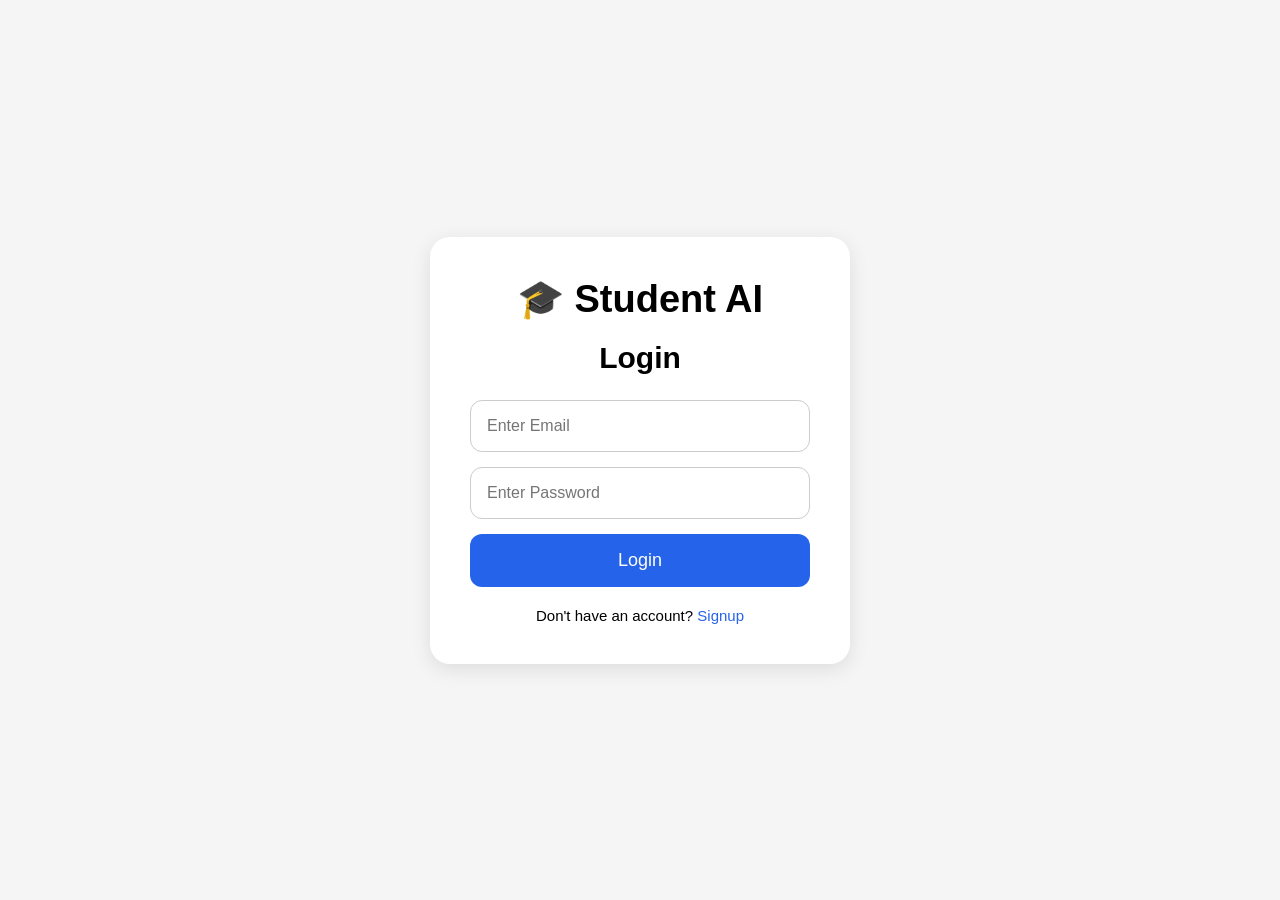
<file: templates/login.html>
<!DOCTYPE html>
<html lang="en">

<head>

    <meta charset="UTF-8">

    <meta
        name="viewport"
        content="width=device-width, initial-scale=1.0"
    >

    <title>Login</title>

    <link
        rel="stylesheet"
        href="/static/auth.css"
    >

</head>

<body>

<div class="auth-container">

    <div class="auth-box">

        <h1>🎓 Student AI</h1>

        <h2>Login</h2>

        <form
            action="/login"
            method="POST"
        >

            <!-- EMAIL -->

            <input
                type="email"
                name="email"
                placeholder="Enter Email"
                required
            >

            <!-- PASSWORD -->

            <input
                type="password"
                name="password"
                placeholder="Enter Password"
                required
            >

            <!-- BUTTON -->

            <button type="submit">
                Login
            </button>

        </form>

        <p>
            Don't have an account?

            <a href="/signup">
                Signup
            </a>
        </p>

    </div>

</div>

</body>
</html>
</file>
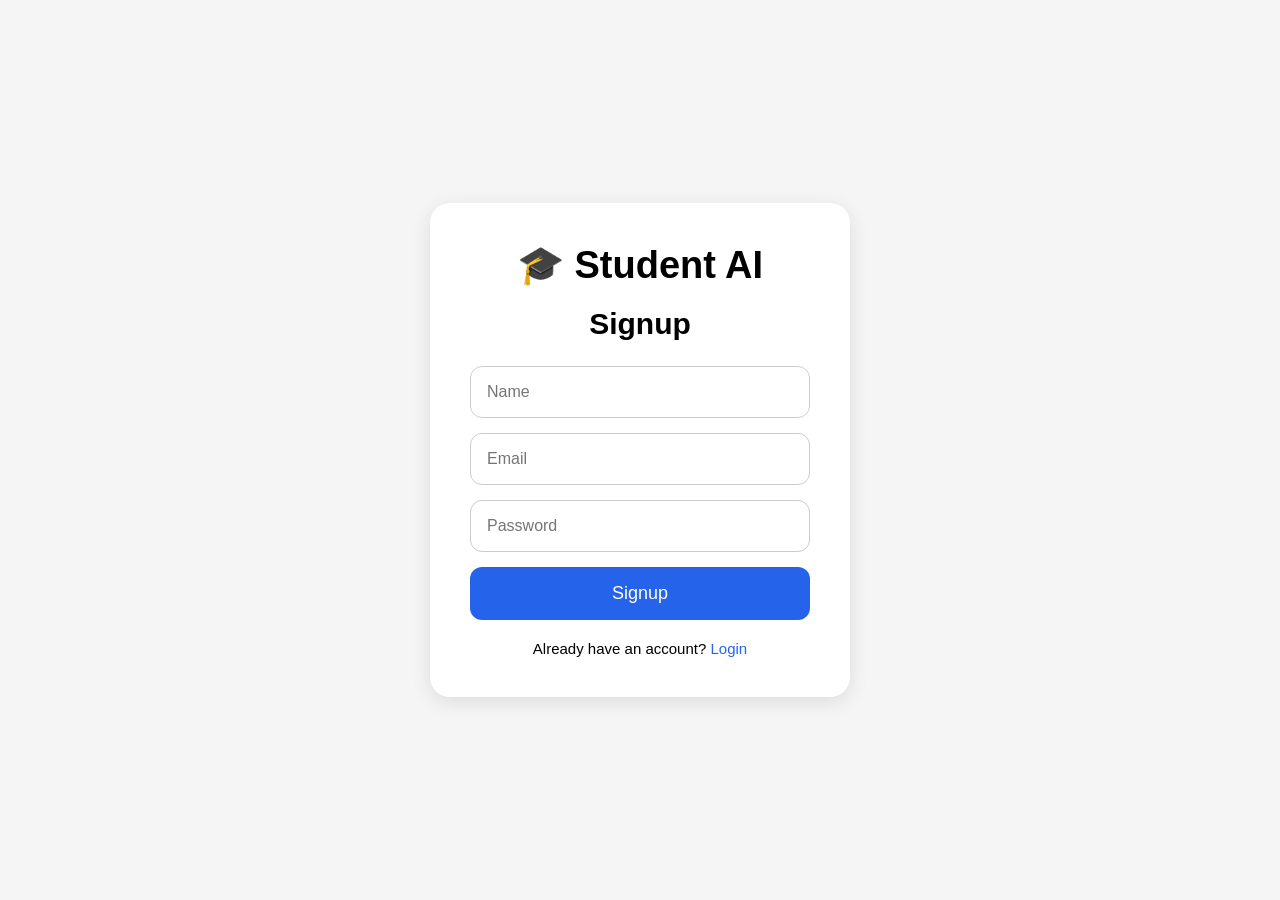
<file: templates/signup.html>
<!DOCTYPE html>
<html lang="en">

<head>

    <meta charset="UTF-8">

    <meta
        name="viewport"
        content="width=device-width, initial-scale=1.0"
    >

    <title>Signup</title>

    <link
        rel="stylesheet"
        href="/static/auth.css"
    >

</head>

<body>

<div class="auth-container">

    <div class="auth-box">

        <h1>🎓 Student AI</h1>

        <h2>Signup</h2>

        <form action="/signup" method="POST">

            <input
                type="text"
                name="name"
                placeholder="Name"
                required
            >

            <input
                type="email"
                name="email"
                placeholder="Email"
                required
            >

            <input
                type="password"
                name="password"
                placeholder="Password"
                required
            >

            <button type="submit">
                Signup
            </button>

        </form>

        <p>
            Already have an account?
            <a href="/login">Login</a>
        </p>

    </div>

</div>

</body>
</html>
</file>
<file: static/auth.css>
*{
    margin:0;
    padding:0;
    box-sizing:border-box;
    font-family:Arial;
}

body{
    height:100vh;
    display:flex;
    justify-content:center;
    align-items:center;
    background:#f5f5f5;
}

/* CONTAINER */

.auth-container{
    width:100%;
    display:flex;
    justify-content:center;
    align-items:center;
}

/* LOGIN BOX */

.auth-box{
    width:420px;
    background:white;
    padding:40px;
    border-radius:20px;
    box-shadow:0 5px 20px rgba(0,0,0,0.1);
}

/* TITLES */

.auth-box h1{
    text-align:center;
    margin-bottom:20px;
    font-size:38px;
}

.auth-box h2{
    text-align:center;
    margin-bottom:25px;
    font-size:30px;
}

/* FORM */

.auth-box form{
    display:flex;
    flex-direction:column;
    gap:15px;
}

/* INPUT */

.auth-box input{
    padding:16px;
    border:1px solid #ccc;
    border-radius:12px;
    font-size:16px;
    outline:none;
}

/* BUTTON */

.auth-box button{
    padding:16px;
    border:none;
    border-radius:12px;
    background:#2563eb;
    color:white;
    font-size:18px;
    cursor:pointer;
}

/* TEXT */

.auth-box p{
    margin-top:20px;
    text-align:center;
    font-size:15px;
}

.auth-box a{
    color:#2563eb;
    text-decoration:none;
}
</file>
